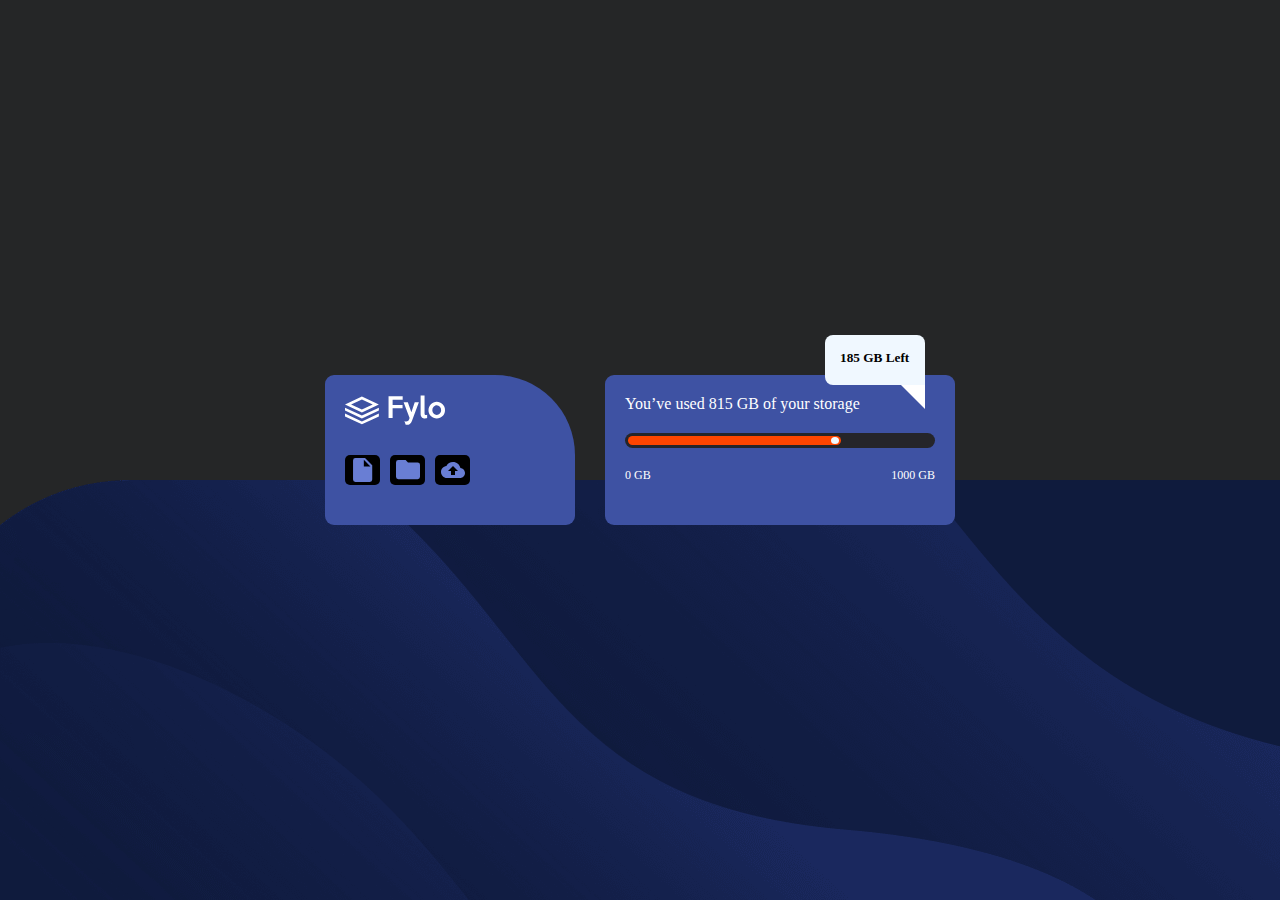
<file: index.html>
<!DOCTYPE html>
<html lang="en">
<head>
  <meta charset="UTF-8">
  <meta name="viewport" content="width=device-width, initial-scale=1.0"> <!-- displays site properly based on user's device -->

  <link rel="icon" type="image/png" sizes="32x32" href="./images/favicon-32x32.png">
  
  <title>Frontend Mentor | Fylo data storage component</title>
  <link rel="stylesheet" href="style.css">
<body>
  <main>
  <div id="contain">
    <img src="/images/logo.svg" alt="" id="pic">
    <div id= "down">
      <div class="loo">
    <img src="/images/icon-document.svg" alt="" class="ip">
    </div>
    <div class="loo">
    <img src="/images/icon-folder.svg" alt="" class="ip">
    </div>
    <div class="loo">
    <img src="/images/icon-upload.svg" alt="" class="ip">
  </div>
    </div>
  </div>
 <div id="container">
  <div id="range">
  <p>You’ve used 815 GB of your storage</p>
  <div id="ranges">
  <div id="ran"><span id="white"></span></div>
  </div>
  
  <span id="span"></span>
  <div id="ope">
  <p>0 GB</p>
  <p>1000 GB</p>
  </div>
  <div class="left">
    <div id="con">
      <h5>185 GB Left</h5>
      </div>
  </div>
  </div>

 </div>
  </main>
</body>
</html>
</file>
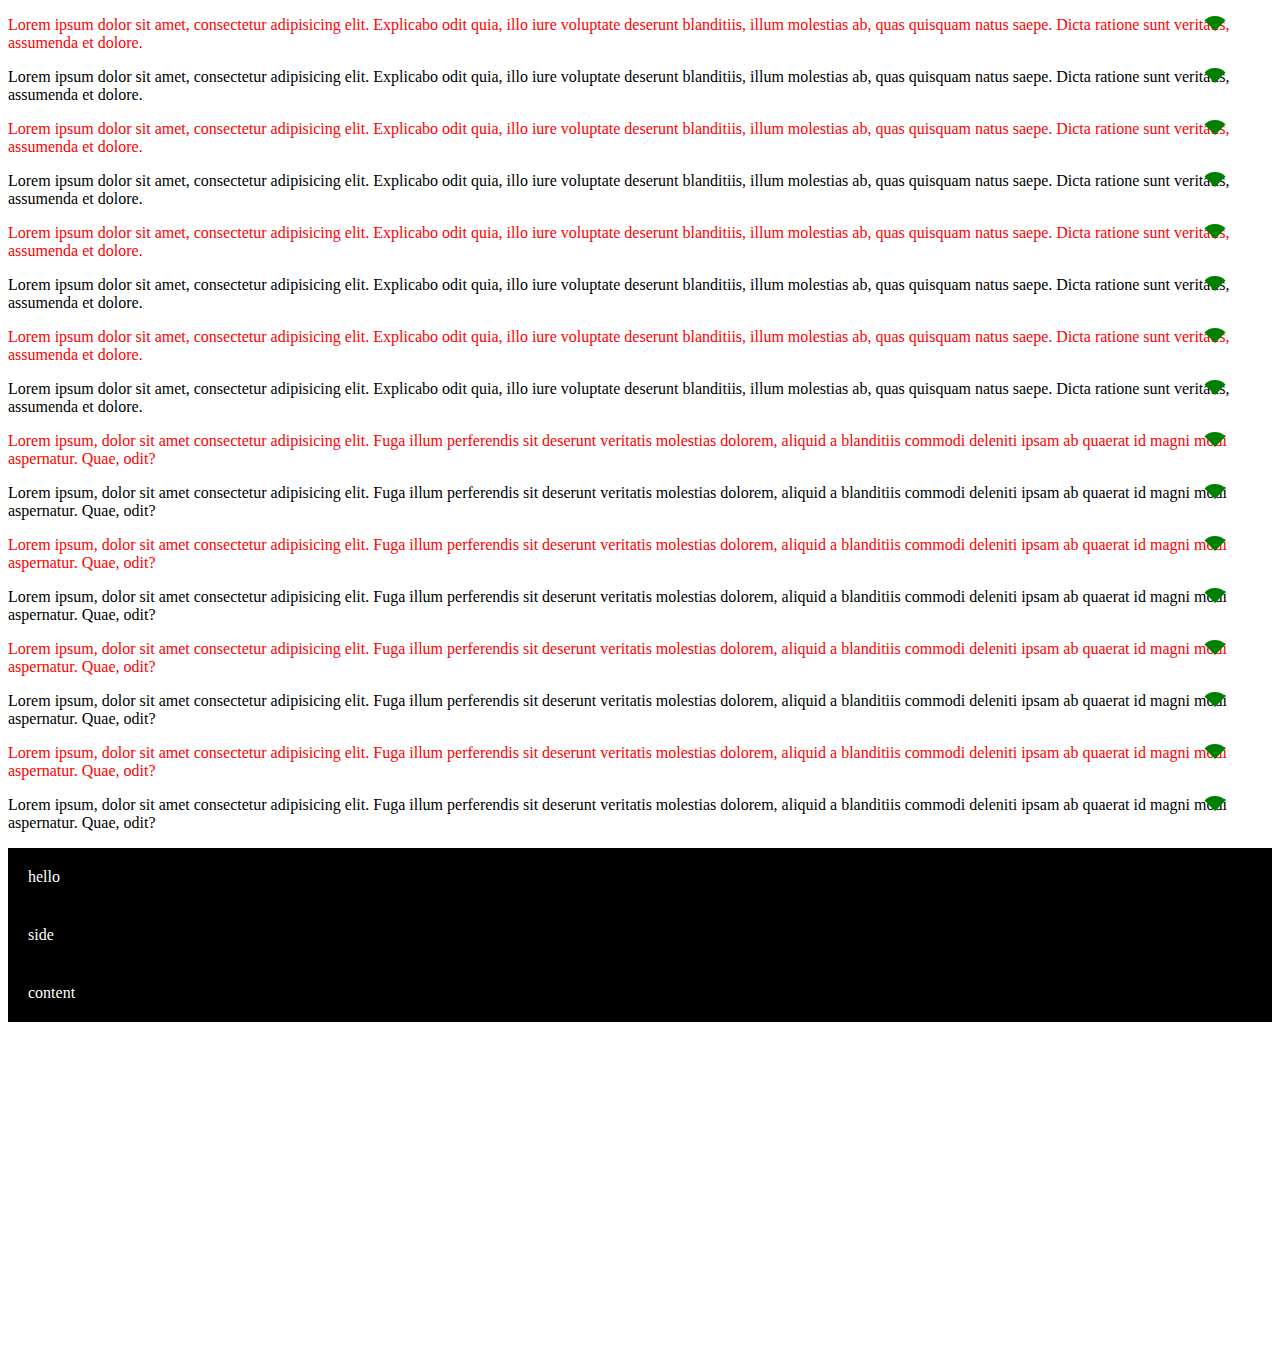
<file: pseudo.html>
<!DOCTYPE html>
<html lang="en">
  <head>
    <meta charset="UTF-8" />
    <meta http-equiv="X-UA-Compatible" content="IE=edge" />
    <meta name="viewport" content="width=device-width, initial-scale=1.0" />
    <title>Document</title>
    <style>
        /* body::selection {
            background: red;
            color: #000;
        } */
        ::selection {
            background: red;
            color: black;
        }
        p::first-letter {
            /* text-decoration: line-through; */
            /* font-size: 60px; */
            /* padding: 30px; */
        }
        p::before {
            content: '';
            
            border-width: 15px;
            border-style: solid;
            border-color: green transparent transparent transparent;
            border-radius: 50%;
            /* background-color: green; */
            position: absolute;
            right: 50px;
            /* top: 10px; */

        }
        p:nth-child(2n - 1) {
            color: red;

        }
        div {
            /* background: #000; */
            /* padding: 30px; */
            /* margin: 10px; */
        }
        .grid div {
            background: #000;
            padding: 20px;
        }
        .head {
            grid-area: head;
        }
        .content {
            grid-area: content;
        }
        .side {
            grid-area: side;
        }
        .grid {
            grid-gap: 10px;
            width: 100%;
            height: 500px;
            color: white;
            grid-template-areas: 'head head head head'
            'side content content content'
            'side content content content';
        }
    </style>
  </head>
  <body oncontextmenu="false">
    <p>
      Lorem ipsum dolor sit amet, consectetur adipisicing elit. Explicabo odit
      quia, illo iure voluptate deserunt blanditiis, illum molestias ab, quas
      quisquam natus saepe. Dicta ratione sunt veritatis, assumenda et dolore.
    </p>
    <p>
      Lorem ipsum dolor sit amet, consectetur adipisicing elit. Explicabo odit
      quia, illo iure voluptate deserunt blanditiis, illum molestias ab, quas
      quisquam natus saepe. Dicta ratione sunt veritatis, assumenda et dolore.
    </p>
    <p>
      Lorem ipsum dolor sit amet, consectetur adipisicing elit. Explicabo odit
      quia, illo iure voluptate deserunt blanditiis, illum molestias ab, quas
      quisquam natus saepe. Dicta ratione sunt veritatis, assumenda et dolore.
    </p>
    <p>
      Lorem ipsum dolor sit amet, consectetur adipisicing elit. Explicabo odit
      quia, illo iure voluptate deserunt blanditiis, illum molestias ab, quas
      quisquam natus saepe. Dicta ratione sunt veritatis, assumenda et dolore.
    </p>
    <p>
      Lorem ipsum dolor sit amet, consectetur adipisicing elit. Explicabo odit
      quia, illo iure voluptate deserunt blanditiis, illum molestias ab, quas
      quisquam natus saepe. Dicta ratione sunt veritatis, assumenda et dolore.
    </p>
    <p>
      Lorem ipsum dolor sit amet, consectetur adipisicing elit. Explicabo odit
      quia, illo iure voluptate deserunt blanditiis, illum molestias ab, quas
      quisquam natus saepe. Dicta ratione sunt veritatis, assumenda et dolore.
    </p>
    <p>
      Lorem ipsum dolor sit amet, consectetur adipisicing elit. Explicabo odit
      quia, illo iure voluptate deserunt blanditiis, illum molestias ab, quas
      quisquam natus saepe. Dicta ratione sunt veritatis, assumenda et dolore.
    </p>
    <p>
      Lorem ipsum dolor sit amet, consectetur adipisicing elit. Explicabo odit
      quia, illo iure voluptate deserunt blanditiis, illum molestias ab, quas
      quisquam natus saepe. Dicta ratione sunt veritatis, assumenda et dolore.
    </p>
    <div>
      <p>
        Lorem ipsum, dolor sit amet consectetur adipisicing elit. Fuga illum
        perferendis sit deserunt veritatis molestias dolorem, aliquid a
        blanditiis commodi deleniti ipsam ab quaerat id magni modi aspernatur.
        Quae, odit?
      </p>
      <p>
        Lorem ipsum, dolor sit amet consectetur adipisicing elit. Fuga illum
        perferendis sit deserunt veritatis molestias dolorem, aliquid a
        blanditiis commodi deleniti ipsam ab quaerat id magni modi aspernatur.
        Quae, odit?
      </p>
      <p>
        Lorem ipsum, dolor sit amet consectetur adipisicing elit. Fuga illum
        perferendis sit deserunt veritatis molestias dolorem, aliquid a
        blanditiis commodi deleniti ipsam ab quaerat id magni modi aspernatur.
        Quae, odit?
      </p>
      <p>
        Lorem ipsum, dolor sit amet consectetur adipisicing elit. Fuga illum
        perferendis sit deserunt veritatis molestias dolorem, aliquid a
        blanditiis commodi deleniti ipsam ab quaerat id magni modi aspernatur.
        Quae, odit?
      </p>
      <p>
        Lorem ipsum, dolor sit amet consectetur adipisicing elit. Fuga illum
        perferendis sit deserunt veritatis molestias dolorem, aliquid a
        blanditiis commodi deleniti ipsam ab quaerat id magni modi aspernatur.
        Quae, odit?
      </p>
      <p>
        Lorem ipsum, dolor sit amet consectetur adipisicing elit. Fuga illum
        perferendis sit deserunt veritatis molestias dolorem, aliquid a
        blanditiis commodi deleniti ipsam ab quaerat id magni modi aspernatur.
        Quae, odit?
      </p>
      <p>
        Lorem ipsum, dolor sit amet consectetur adipisicing elit. Fuga illum
        perferendis sit deserunt veritatis molestias dolorem, aliquid a
        blanditiis commodi deleniti ipsam ab quaerat id magni modi aspernatur.
        Quae, odit?
      </p>
      <p>
        Lorem ipsum, dolor sit amet consectetur adipisicing elit. Fuga illum
        perferendis sit deserunt veritatis molestias dolorem, aliquid a
        blanditiis commodi deleniti ipsam ab quaerat id magni modi aspernatur.
        Quae, odit?
      </p>
    </div>
    <aside class="grid">
        <div class="head">hello</div>
        <div class="side">side</div>
        <div class="content">content</div>
    </aside>
  </body>
</html>
</file>
<file: style.css>
* {
  padding: 0;
  margin: 0;
  box-sizing: border-box;
}
body {
  height: 100vh;
  width: 100vw;
  background-image: url(/images/bg-desktop.png);
  background-repeat: no-repeat;
  background-position: bottom;
  background-color: hsl(210, 3%, 15%);
  display: flex;
  justify-content: center;
  align-items: center;
}
main {
  display: flex;
  flex-direction: row;
  gap: 30px;
}
#pic {
  width: 100px;
  object-fit: contain;
}
#contain {
  display: flex;
  flex-direction: column;
  padding: 20px;
  height: 150px;
  width: 250px;
  background-color: hsl(228, 45%, 44%);
  border-radius: 9px;
  border-top-right-radius: 80px;
}
#down {
  display: flex;
  flex-direction: row;
  gap: 10px;
  padding: 30px 0;
}
.loo {
  display: flex;
  justify-content: center;
  align-items: center;
}
.loo {
  background-color: black;
  height: 30px;
  width: 35px;
  border-radius: 5px;
}
#container {
  height: 150px;
  width: 350px;
  background-color: hsl(228, 45%, 44%);
  padding: 20px;
  border-radius: 9px;
  color: white;
}
#container {
  position: relative;
}

#ranges {
  height: 15px;
  padding: 3px;
  width: 100%;
  border-radius: 10px;
  background-color: rgb(37, 37, 42);
  margin: 20px 0;
}
#ran {
  background-color: orangered;
  width: 70%;
  height: 100%;
  border-radius: 11px;
  position: relative;
}
#hh::after {
  content: "";
  display: block;
  /* position: absolute; */
  width: 30px;
  height: 30px;
  border-left: 7px;
  border-width: 8px;
  background: red;
}
#white {
  background-color: aliceblue;
  width: 8px;
  height: 7px;
  border-radius: 50%;
  top: 1px;
  right: 2px;
  position: absolute;
}
#con {
  height: 50px;
  width: 100px;
  background-color: aliceblue;
  color: black;
  padding: 15px;
  position: relative;
  border-radius: 8px;
  border-bottom-right-radius: 0px;
}
.left {
  position: absolute;
  top: -40px;
  right: 30px;
}
#con::after {
  content: "";
  position: absolute;
  display: block;
  border-width: 12px;
  border-style: solid;
  /* background: #000; */
  bottom: -24px;
  right: 0px;
  border-color: white white transparent transparent;
}

.kio {
  /* width: 20px; */
  /* height: 20px; */
  display: inline-block;
  border-width: 20px;
  border-style: solid;
  border-color: red transparent transparent transparent;
}
#ope {
  display: flex;
  justify-content: space-between;
  font-size: 12px;
}
@media (max-width: 700px) {
  body {
    width: 100vw;
    height: 100vh;
    background-image: url(/images/bg-mobile.png);
    background-size: cover;
  }
  main {
    display: flex;
    flex-direction: column;
  }
  #contain {
    width: 350px;
  }
  #container {
    position: relative;
  }
  #con {
    /* position: absolute;
      bottom:10px;
      right:90px; */
    border-bottom-right-radius: 9px;
  }
  #con::after {
    display: none;
  }
  .left {
    top: auto;
    bottom: -25px;
    /* top: 0; */
    right: calc(50% - 50px);
  }
}
</file>
